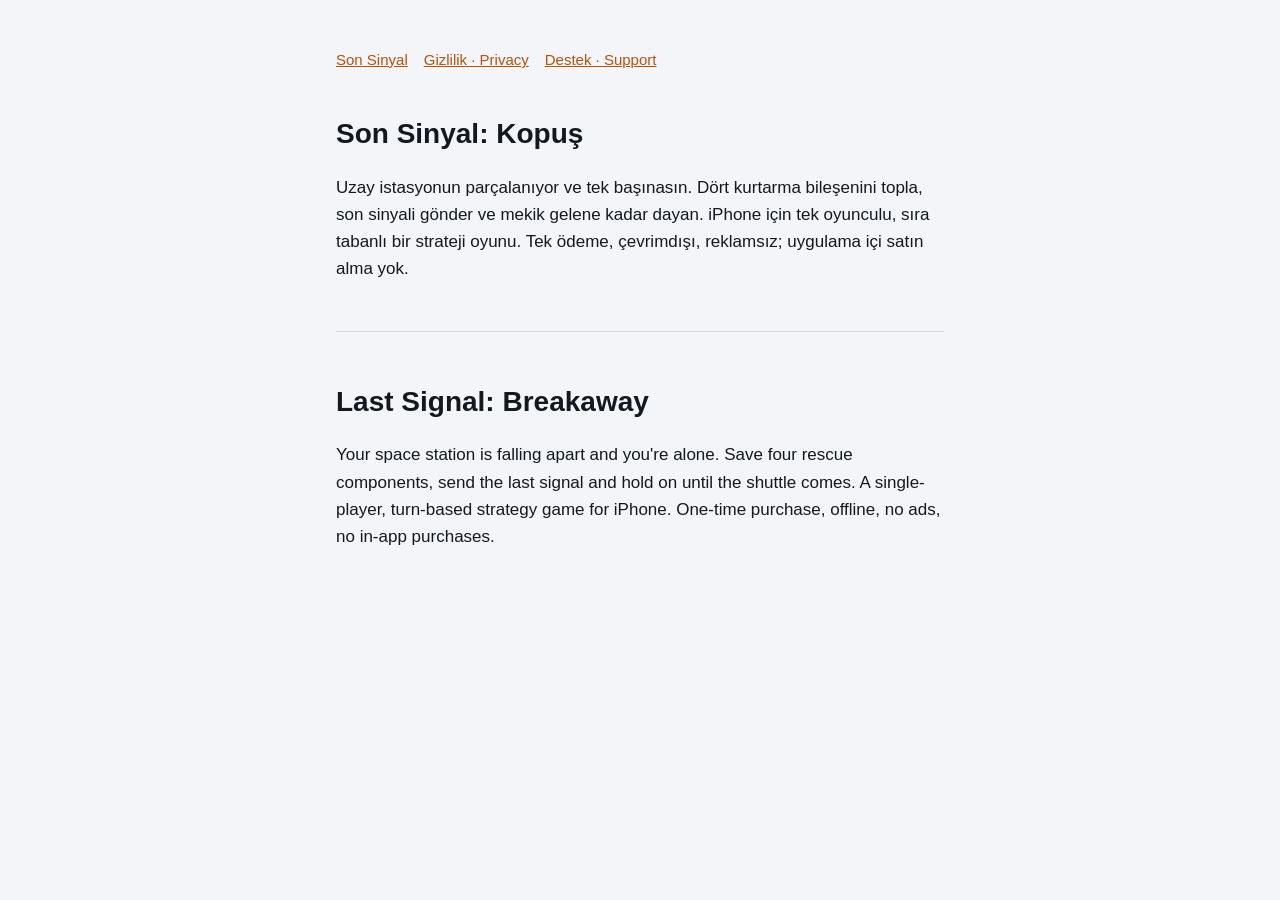
<file: index.html>
<!doctype html><html lang="tr"><head><meta charset="utf-8"><meta name="viewport" content="width=device-width,initial-scale=1">
<title>Son Sinyal: Kopuş</title><link rel="stylesheet" href="style.css"></head><body><main>
<nav><a href="./">Son Sinyal</a><a href="gizlilik.html">Gizlilik · Privacy</a><a href="destek.html">Destek · Support</a></nav>
<h1>Son Sinyal: Kopuş</h1>
<p>Uzay istasyonun parçalanıyor ve tek başınasın. Dört kurtarma bileşenini topla, son sinyali gönder ve mekik gelene kadar dayan. iPhone için tek oyunculu, sıra tabanlı bir strateji oyunu. Tek ödeme, çevrimdışı, reklamsız; uygulama içi satın alma yok.</p>
<hr>
<h1>Last Signal: Breakaway</h1>
<p>Your space station is falling apart and you're alone. Save four rescue components, send the last signal and hold on until the shuttle comes. A single-player, turn-based strategy game for iPhone. One-time purchase, offline, no ads, no in-app purchases.</p>
</main></body></html>
</file>
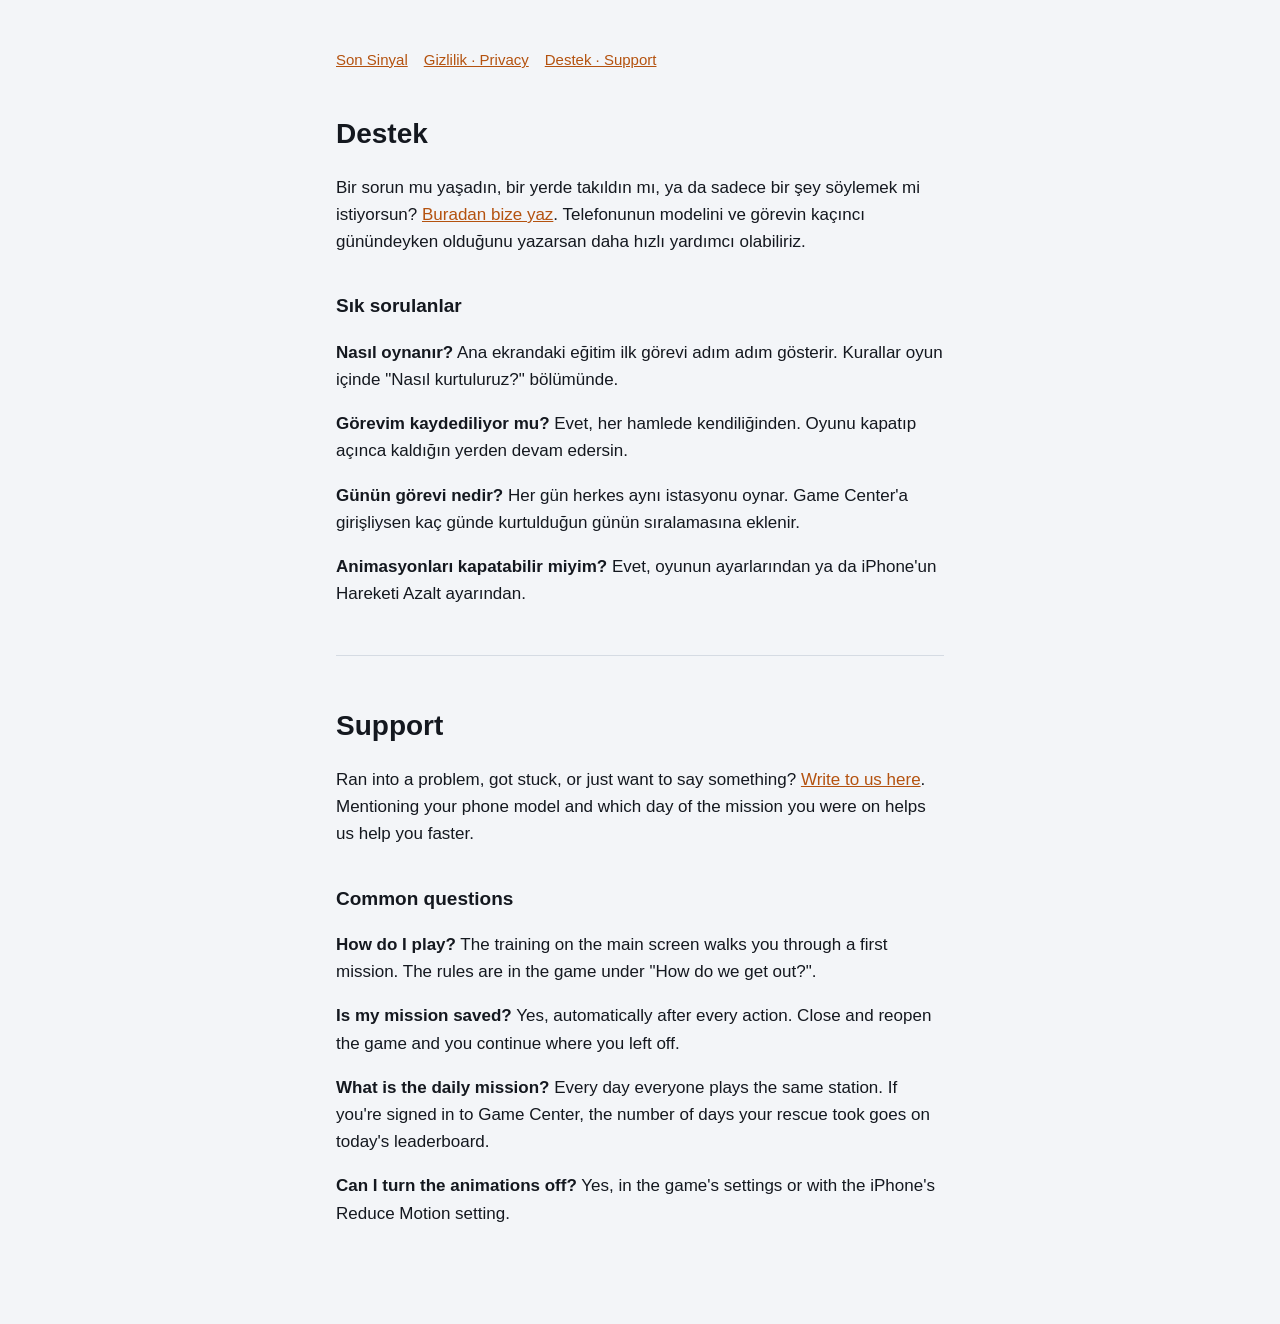
<file: destek.html>
<!doctype html><html lang="tr"><head><meta charset="utf-8"><meta name="viewport" content="width=device-width,initial-scale=1">
<title>Son Sinyal · Destek</title><link rel="stylesheet" href="style.css"></head><body><main>
<nav><a href="./">Son Sinyal</a><a href="gizlilik.html">Gizlilik · Privacy</a><a href="destek.html">Destek · Support</a></nav>
<h1>Destek</h1>
<p>Bir sorun mu yaşadın, bir yerde takıldın mı, ya da sadece bir şey söylemek mi istiyorsun? <a href="https://github.com/ataanuysal/son-sinyal-destek/issues/new">Buradan bize yaz</a>. Telefonunun modelini ve görevin kaçıncı günündeyken olduğunu yazarsan daha hızlı yardımcı olabiliriz.</p>
<h2>Sık sorulanlar</h2>
<p><b>Nasıl oynanır?</b> Ana ekrandaki eğitim ilk görevi adım adım gösterir. Kurallar oyun içinde "Nasıl kurtuluruz?" bölümünde.</p>
<p><b>Görevim kaydediliyor mu?</b> Evet, her hamlede kendiliğinden. Oyunu kapatıp açınca kaldığın yerden devam edersin.</p>
<p><b>Günün görevi nedir?</b> Her gün herkes aynı istasyonu oynar. Game Center'a girişliysen kaç günde kurtulduğun günün sıralamasına eklenir.</p>
<p><b>Animasyonları kapatabilir miyim?</b> Evet, oyunun ayarlarından ya da iPhone'un Hareketi Azalt ayarından.</p>
<hr>
<h1>Support</h1>
<p>Ran into a problem, got stuck, or just want to say something? <a href="https://github.com/ataanuysal/son-sinyal-destek/issues/new">Write to us here</a>. Mentioning your phone model and which day of the mission you were on helps us help you faster.</p>
<h2>Common questions</h2>
<p><b>How do I play?</b> The training on the main screen walks you through a first mission. The rules are in the game under "How do we get out?".</p>
<p><b>Is my mission saved?</b> Yes, automatically after every action. Close and reopen the game and you continue where you left off.</p>
<p><b>What is the daily mission?</b> Every day everyone plays the same station. If you're signed in to Game Center, the number of days your rescue took goes on today's leaderboard.</p>
<p><b>Can I turn the animations off?</b> Yes, in the game's settings or with the iPhone's Reduce Motion setting.</p>
</main></body></html>
</file>
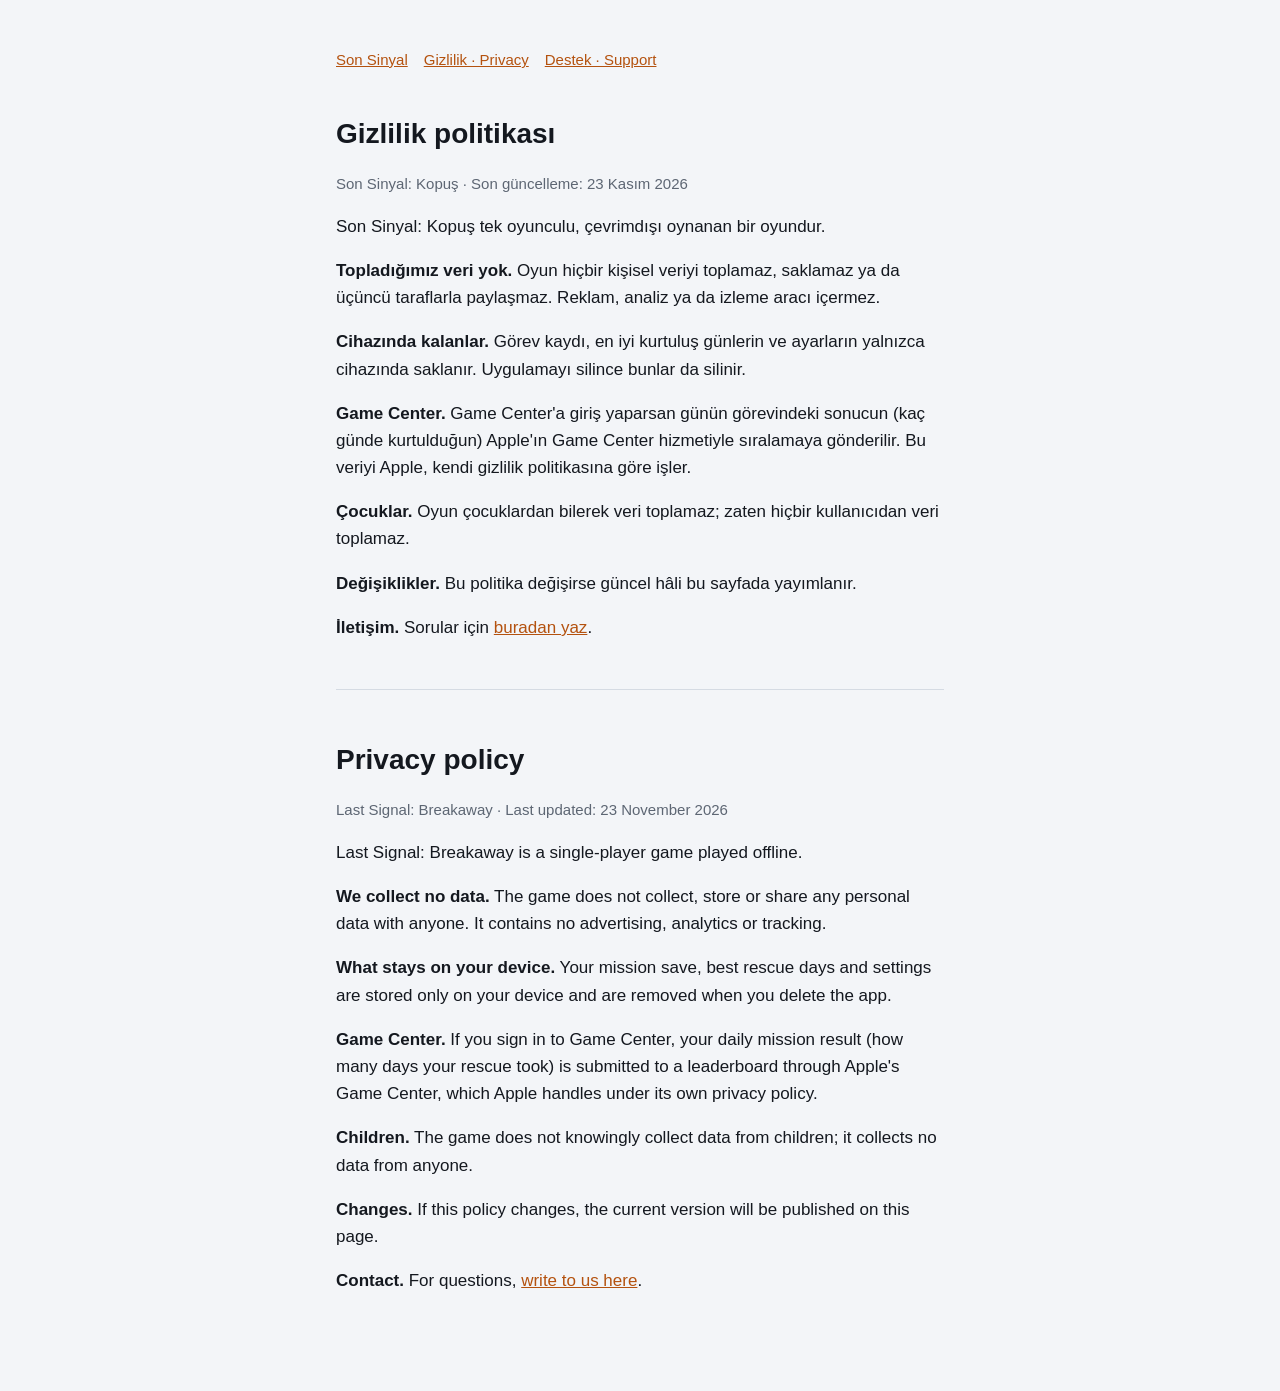
<file: gizlilik.html>
<!doctype html><html lang="tr"><head><meta charset="utf-8"><meta name="viewport" content="width=device-width,initial-scale=1">
<title>Son Sinyal · Gizlilik</title><link rel="stylesheet" href="style.css"></head><body><main>
<nav><a href="./">Son Sinyal</a><a href="gizlilik.html">Gizlilik · Privacy</a><a href="destek.html">Destek · Support</a></nav>
<h1>Gizlilik politikası</h1>
<p class="mute">Son Sinyal: Kopuş · Son güncelleme: 23 Kasım 2026</p>
<p>Son Sinyal: Kopuş tek oyunculu, çevrimdışı oynanan bir oyundur.</p>
<p><b>Topladığımız veri yok.</b> Oyun hiçbir kişisel veriyi toplamaz, saklamaz ya da üçüncü taraflarla paylaşmaz. Reklam, analiz ya da izleme aracı içermez.</p>
<p><b>Cihazında kalanlar.</b> Görev kaydı, en iyi kurtuluş günlerin ve ayarların yalnızca cihazında saklanır. Uygulamayı silince bunlar da silinir.</p>
<p><b>Game Center.</b> Game Center'a giriş yaparsan günün görevindeki sonucun (kaç günde kurtulduğun) Apple'ın Game Center hizmetiyle sıralamaya gönderilir. Bu veriyi Apple, kendi gizlilik politikasına göre işler.</p>
<p><b>Çocuklar.</b> Oyun çocuklardan bilerek veri toplamaz; zaten hiçbir kullanıcıdan veri toplamaz.</p>
<p><b>Değişiklikler.</b> Bu politika değişirse güncel hâli bu sayfada yayımlanır.</p>
<p><b>İletişim.</b> Sorular için <a href="https://github.com/ataanuysal/son-sinyal-destek/issues/new">buradan yaz</a>.</p>
<hr>
<h1>Privacy policy</h1>
<p class="mute">Last Signal: Breakaway · Last updated: 23 November 2026</p>
<p>Last Signal: Breakaway is a single-player game played offline.</p>
<p><b>We collect no data.</b> The game does not collect, store or share any personal data with anyone. It contains no advertising, analytics or tracking.</p>
<p><b>What stays on your device.</b> Your mission save, best rescue days and settings are stored only on your device and are removed when you delete the app.</p>
<p><b>Game Center.</b> If you sign in to Game Center, your daily mission result (how many days your rescue took) is submitted to a leaderboard through Apple's Game Center, which Apple handles under its own privacy policy.</p>
<p><b>Children.</b> The game does not knowingly collect data from children; it collects no data from anyone.</p>
<p><b>Changes.</b> If this policy changes, the current version will be published on this page.</p>
<p><b>Contact.</b> For questions, <a href="https://github.com/ataanuysal/son-sinyal-destek/issues/new">write to us here</a>.</p>
</main></body></html>
</file>
<file: style.css>
:root{--bg:#f3f5f8;--fg:#14181f;--mute:#5d6673;--line:#d5dbe3;--link:#b4520f}
@media (prefers-color-scheme:dark){:root{--bg:#070a12;--fg:#e6ebf2;--mute:#8b95a3;--line:#1f2633;--link:#ffa24d}}
*{box-sizing:border-box}
body{margin:0;background:var(--bg);color:var(--fg);font:17px/1.6 -apple-system,BlinkMacSystemFont,"Helvetica Neue",sans-serif}
main{max-width:640px;margin:0 auto;padding:48px 16px 80px}
h1{font-size:28px;margin:0 0 4px}
h2{font-size:19px;margin:36px 0 8px}
p,li{color:var(--fg)}
.mute{color:var(--mute);font-size:15px}
a{color:var(--link)}
nav{display:flex;flex-wrap:wrap;gap:16px;font-size:15px;margin-bottom:40px}
hr{border:0;border-top:1px solid var(--line);margin:48px 0}
</file>
